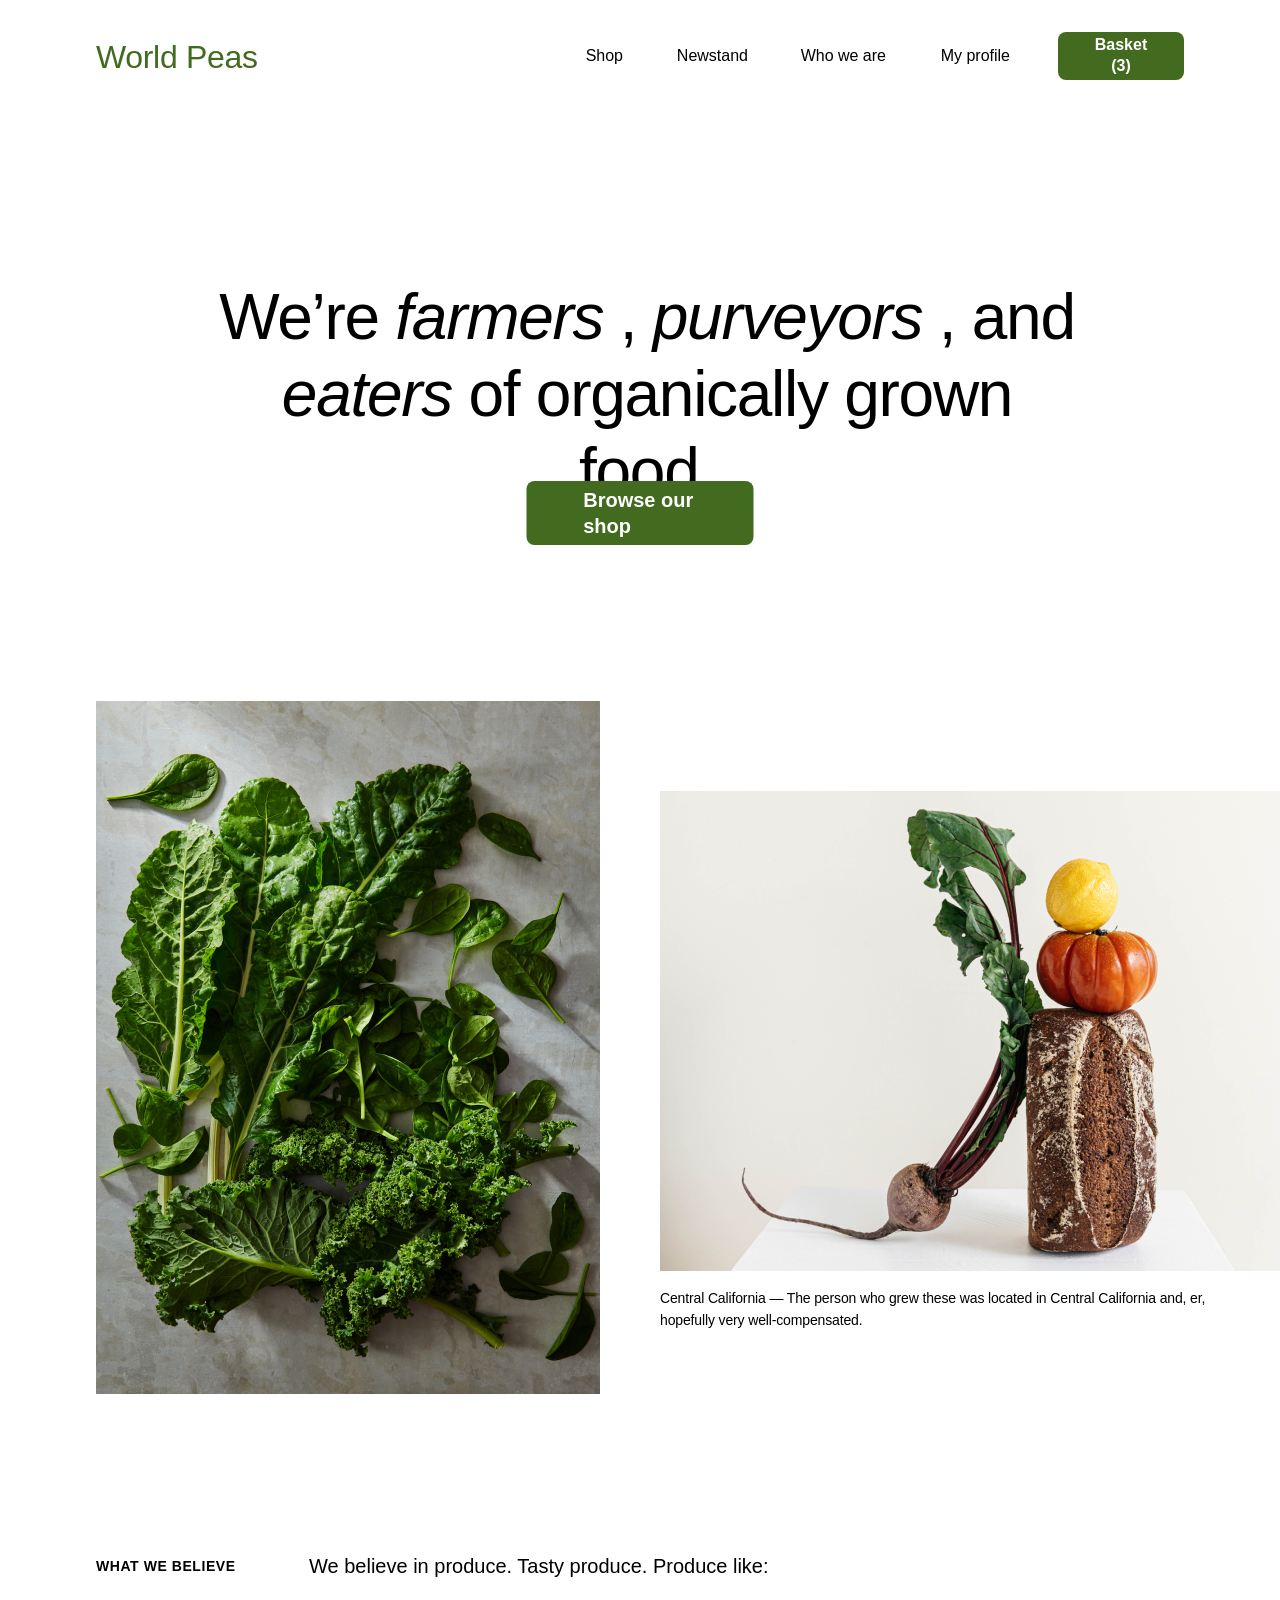
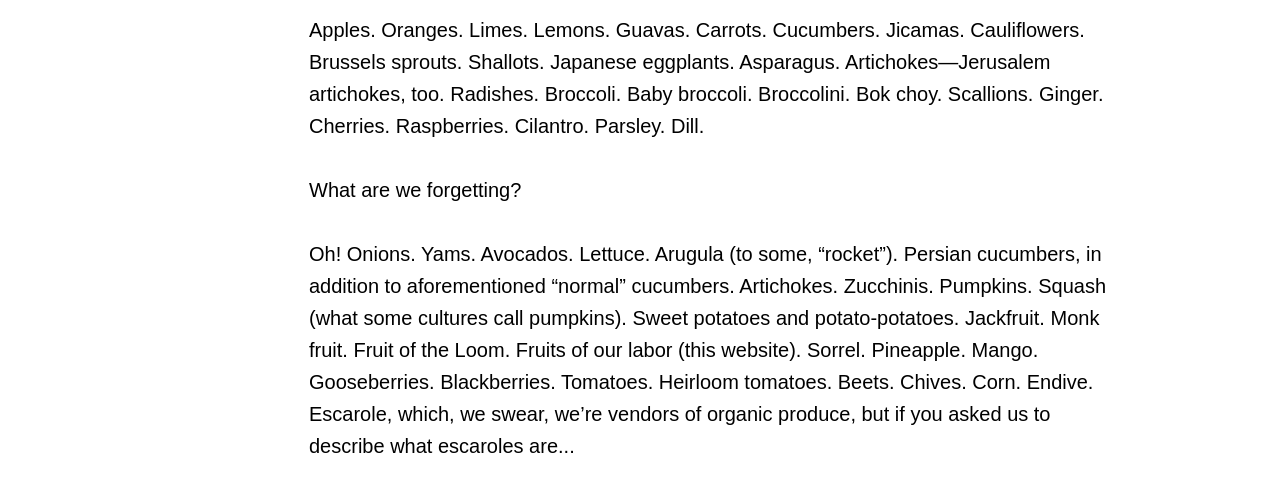
<file: index.html>
<!DOCTYPE html>
<html lang="en">
<head>
  <meta charset="UTF-8">
  <meta http-equiv="X-UA-Compatible" content="IE=edge">
  <meta name="viewport" content="width=device-width, initial-scale=1.0">
  <link rel="stylesheet" href="./vars.css">
  <link rel="stylesheet" href="./style.css">
  
  
  <style>
   a,
   button,
   input,
   select,
   h1,
   h2,
   h3,
   h4,
   h5,
   * {
       box-sizing: border-box;
       margin: 0;
       padding: 0;
       border: none;
       text-decoration: none;
       background: none;
   
       -webkit-font-smoothing: antialiased;
   }
   
   menu, ol, ul {
       list-style-type: none;
       margin: 0;
       padding: 0;
   }
   </style>
  <title>Document</title>
</head>
<body>
  <div class="homepage">
    <div class="we-re-farmers-purveyors-and-eaters-of-organically-grown-food">
      <span>
        <span
          class="we-re-farmers-purveyors-and-eaters-of-organically-grown-food-span"
        >
          We’re
        </span>
        <span
          class="we-re-farmers-purveyors-and-eaters-of-organically-grown-food-span2"
        >
          farmers
        </span>
        <span
          class="we-re-farmers-purveyors-and-eaters-of-organically-grown-food-span"
        >
          ,
        </span>
        <span
          class="we-re-farmers-purveyors-and-eaters-of-organically-grown-food-span2"
        >
          purveyors
        </span>
        <span
          class="we-re-farmers-purveyors-and-eaters-of-organically-grown-food-span"
        >
          , and
        </span>
        <span
          class="we-re-farmers-purveyors-and-eaters-of-organically-grown-food-span2"
        >
          eaters
        </span>
        <span
          class="we-re-farmers-purveyors-and-eaters-of-organically-grown-food-span"
        >
          of organically grown food.
        </span>
      </span>
    </div>
    <div class="button">
      <div class="browse-our-shop">Browse our shop</div>
    </div>
    <div
      class="[base64]"
    >
      We believe in produce. Tasty produce. Produce like:
      <br />
      <br />
      Apples. Oranges. Limes. Lemons. Guavas. Carrots. Cucumbers. Jicamas.
      Cauliflowers. Brussels sprouts. Shallots. Japanese eggplants. Asparagus.
      Artichokes—Jerusalem artichokes, too. Radishes. Broccoli. Baby broccoli.
      Broccolini. Bok choy. Scallions. Ginger. Cherries. Raspberries. Cilantro.
      Parsley. Dill.
      <br />
      <br />
      What are we forgetting?
      <br />
      <br />
      Oh! Onions. Yams. Avocados. Lettuce. Arugula (to some, “rocket”). Persian
      cucumbers, in addition to aforementioned “normal” cucumbers. Artichokes.
      Zucchinis. Pumpkins. Squash (what some cultures call pumpkins). Sweet
      potatoes and potato-potatoes. Jackfruit. Monk fruit. Fruit of the Loom.
      Fruits of our labor (this website). Sorrel. Pineapple. Mango. Gooseberries.
      Blackberries. Tomatoes. Heirloom tomatoes. Beets. Chives. Corn. Endive.
      Escarole, which, we swear, we’re vendors of organic produce, but if you
      asked us to describe what escaroles are...
    </div>
    <div class="what-we-believe">WHAT WE BELIEVE</div>
    <img
      class="jonathan-kemper-1-h-hrd-io-l-fp-u-unsplash-1"
      src="jonathan-kemper-1-h-hrd-io-l-fp-u-unsplash-10.png"
    />
    <div
      class="central-california-the-person-who-grew-these-was-located-in-central-california-and-er-hopefully-very-well-compensated"
    >
      <span>
        <span
          class="central-california-the-person-who-grew-these-was-located-in-central-california-and-er-hopefully-very-well-compensated-span"
        >
          Central California
        </span>
        <span
          class="central-california-the-person-who-grew-these-was-located-in-central-california-and-er-hopefully-very-well-compensated-span2"
        >
          — The person who grew these was located in Central California and, er,
          hopefully very well-compensated.
        </span>
      </span>
    </div>
    <div class="header">
      <div class="world-peas">World Peas</div>
      <div class="shop">Shop</div>
      <div class="newstand">Newstand</div>
      <div class="who-we-are">Who we are</div>
      <div class="my-profile">My profile</div>
      <div class="cart-button">
        <div class="basket-3">Basket (3)</div>
      </div>
    </div>
    <img
      class="stocksy-txp-226-f-62-b-2-a-ne-300-medium-4582193-1"
      src="stocksy-txp-226-f-62-b-2-a-ne-300-medium-4582193-10.png"
    />
  </div>
  
</body>
</html>
</file>
<file: vars.css>
/* Figma Styles of your File */
:root {
  /* Colors */
  /* Fonts */
  /* Effects */
}
/* Figma Color Variables of your File */
</file>
<file: style.css>
.homepage,
.homepage * {
  box-sizing: border-box;
}
.homepage {
  background: #ffffff;
  height: 2092px;
  position: relative;
  overflow: hidden;
}
.we-re-farmers-purveyors-and-eaters-of-organically-grown-food {
  color: #000000;
  text-align: center;
  font-family: "-", sans-serif;
  font-size: 64px;
  line-height: 120%;
  letter-spacing: -0.02em;
  font-weight: 400;
  position: absolute;
  right: 203px;
  left: 217px;
  top: 279px;
}
.we-re-farmers-purveyors-and-eaters-of-organically-grown-food-span {
  font-family: "Newsreader-Regular", sans-serif;
}
.we-re-farmers-purveyors-and-eaters-of-organically-grown-food-span2 {
  font-family: "Newsreader-Italic", sans-serif;
  font-style: italic;
}
.button {
  background: #426b1f;
  border-radius: 8px;
  padding: 19px 32px 19px 32px;
  width: 227px;
  height: 64px;
  position: absolute;
  left: 50%;
  translate: -50%;
  top: 481px;
  overflow: hidden;
}
.browse-our-shop {
  color: #ffffff;
  text-align: left;
  font-family: "Inter-SemiBold", sans-serif;
  font-size: 20px;
  line-height: 130%;
  font-weight: 600;
  position: absolute;
  left: 50%;
  translate: -50% -50%;
  top: 50%;
  display: flex;
  align-items: center;
  justify-content: flex-start;
}
.[base64] {
  color: #000000;
  text-align: left;
  font-family: "Inter-Regular", sans-serif;
  font-size: 20px;
  line-height: 160%;
  font-weight: 400;
  position: absolute;
  left: 309px;
  top: 1550px;
  width: 822px;
}
.what-we-believe {
  color: #000000;
  text-align: left;
  font-family: "Inter-SemiBold", sans-serif;
  font-size: 14px;
  line-height: 160%;
  letter-spacing: 0.04em;
  font-weight: 600;
  text-transform: uppercase;
  position: absolute;
  left: 96px;
  top: 1555px;
  width: 181px;
}
.jonathan-kemper-1-h-hrd-io-l-fp-u-unsplash-1 {
  height: 693px;
  position: absolute;
  right: 840px;
  left: 96px;
  top: 701px;
  object-fit: cover;
}
.central-california-the-person-who-grew-these-was-located-in-central-california-and-er-hopefully-very-well-compensated {
  color: #000000;
  text-align: left;
  font-family: "-", sans-serif;
  font-size: 14px;
  line-height: 160%;
  letter-spacing: -0.01em;
  font-weight: 400;
  position: absolute;
  right: 44px;
  left: 660px;
  top: 1287px;
}
.central-california-the-person-who-grew-these-was-located-in-central-california-and-er-hopefully-very-well-compensated-span {
  font-family: "Inter-Medium", sans-serif;
  font-weight: 500;
}
.central-california-the-person-who-grew-these-was-located-in-central-california-and-er-hopefully-very-well-compensated-span2 {
  font-family: "Inter-Light", sans-serif;
  font-weight: 300;
}
.header {
  height: 112px;
  position: absolute;
  right: 0px;
  left: 0px;
  top: 0px;
  overflow: hidden;
}
.world-peas {
  color: #426b1f;
  text-align: left;
  font-family: "Newsreader-Medium", sans-serif;
  font-size: 32px;
  line-height: 100%;
  letter-spacing: -0.01em;
  font-weight: 500;
  position: absolute;
  left: 96px;
  top: 41px;
}
.shop {
  color: #000000;
  text-align: center;
  font-family: "Inter-Regular", sans-serif;
  font-size: 16px;
  line-height: 130%;
  font-weight: 400;
  position: absolute;
  right: 657px;
  top: 45.5px;
  display: flex;
  align-items: center;
  justify-content: center;
}
.newstand {
  color: #000000;
  text-align: center;
  font-family: "Inter-Regular", sans-serif;
  font-size: 16px;
  line-height: 130%;
  font-weight: 400;
  position: absolute;
  right: 532px;
  top: 45.5px;
  display: flex;
  align-items: center;
  justify-content: center;
}
.who-we-are {
  color: #000000;
  text-align: center;
  font-family: "Inter-Regular", sans-serif;
  font-size: 16px;
  line-height: 130%;
  font-weight: 400;
  position: absolute;
  right: 394px;
  top: 45.5px;
  display: flex;
  align-items: center;
  justify-content: center;
}
.my-profile {
  color: #000000;
  text-align: center;
  font-family: "Inter-Regular", sans-serif;
  font-size: 16px;
  line-height: 130%;
  font-weight: 400;
  position: absolute;
  right: 270px;
  top: 45.5px;
  display: flex;
  align-items: center;
  justify-content: center;
}
.cart-button {
  background: #426b1f;
  border-radius: 8px;
  padding: 14px 23px 14px 23px;
  width: 126px;
  height: 48px;
  position: absolute;
  right: 96px;
  top: 32px;
  overflow: hidden;
}
.basket-3 {
  color: #ffffff;
  text-align: center;
  font-family: "Inter-SemiBold", sans-serif;
  font-size: 16px;
  line-height: 130%;
  font-weight: 600;
  position: absolute;
  left: 50%;
  translate: -50% -50%;
  top: 50%;
  display: flex;
  align-items: center;
  justify-content: center;
}
.stocksy-txp-226-f-62-b-2-a-ne-300-medium-4582193-1 {
  height: 480px;
  position: absolute;
  right: 0px;
  left: 660px;
  top: 791px;
  object-fit: cover;
}
</file>
